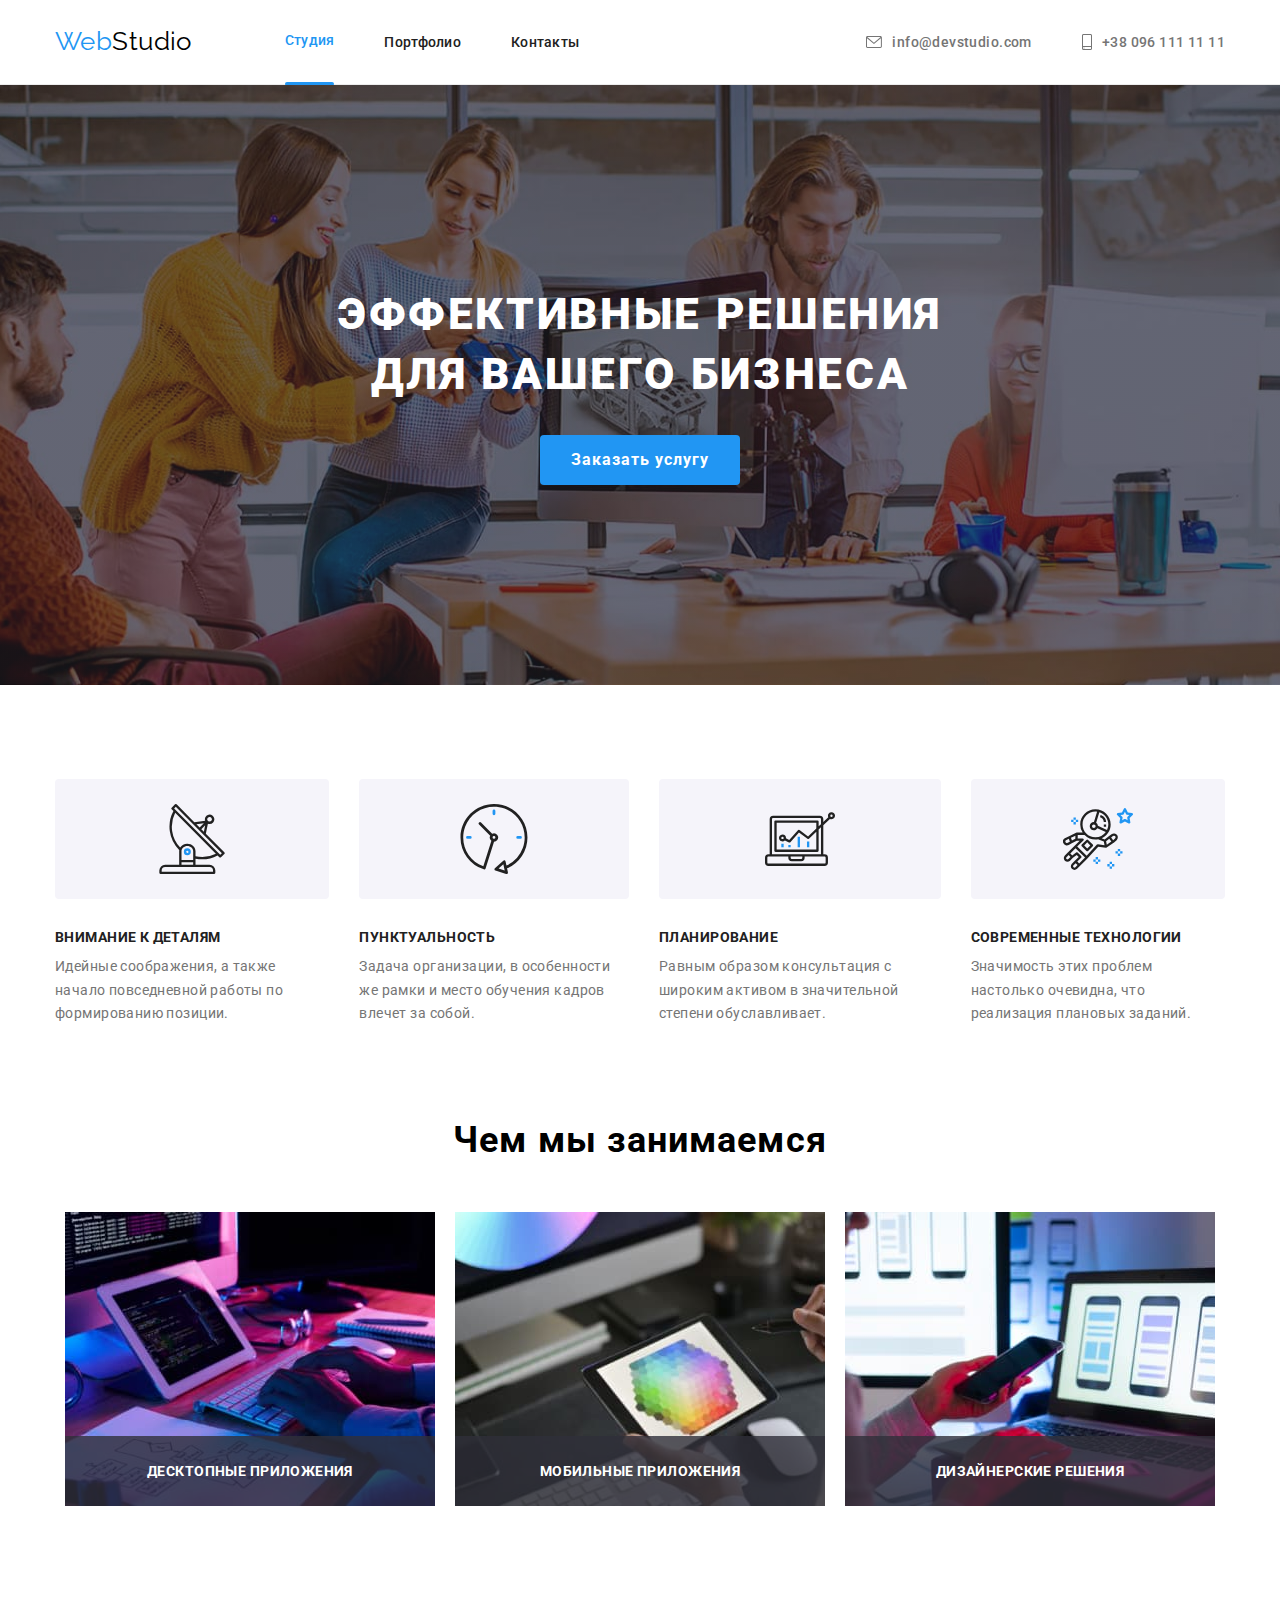
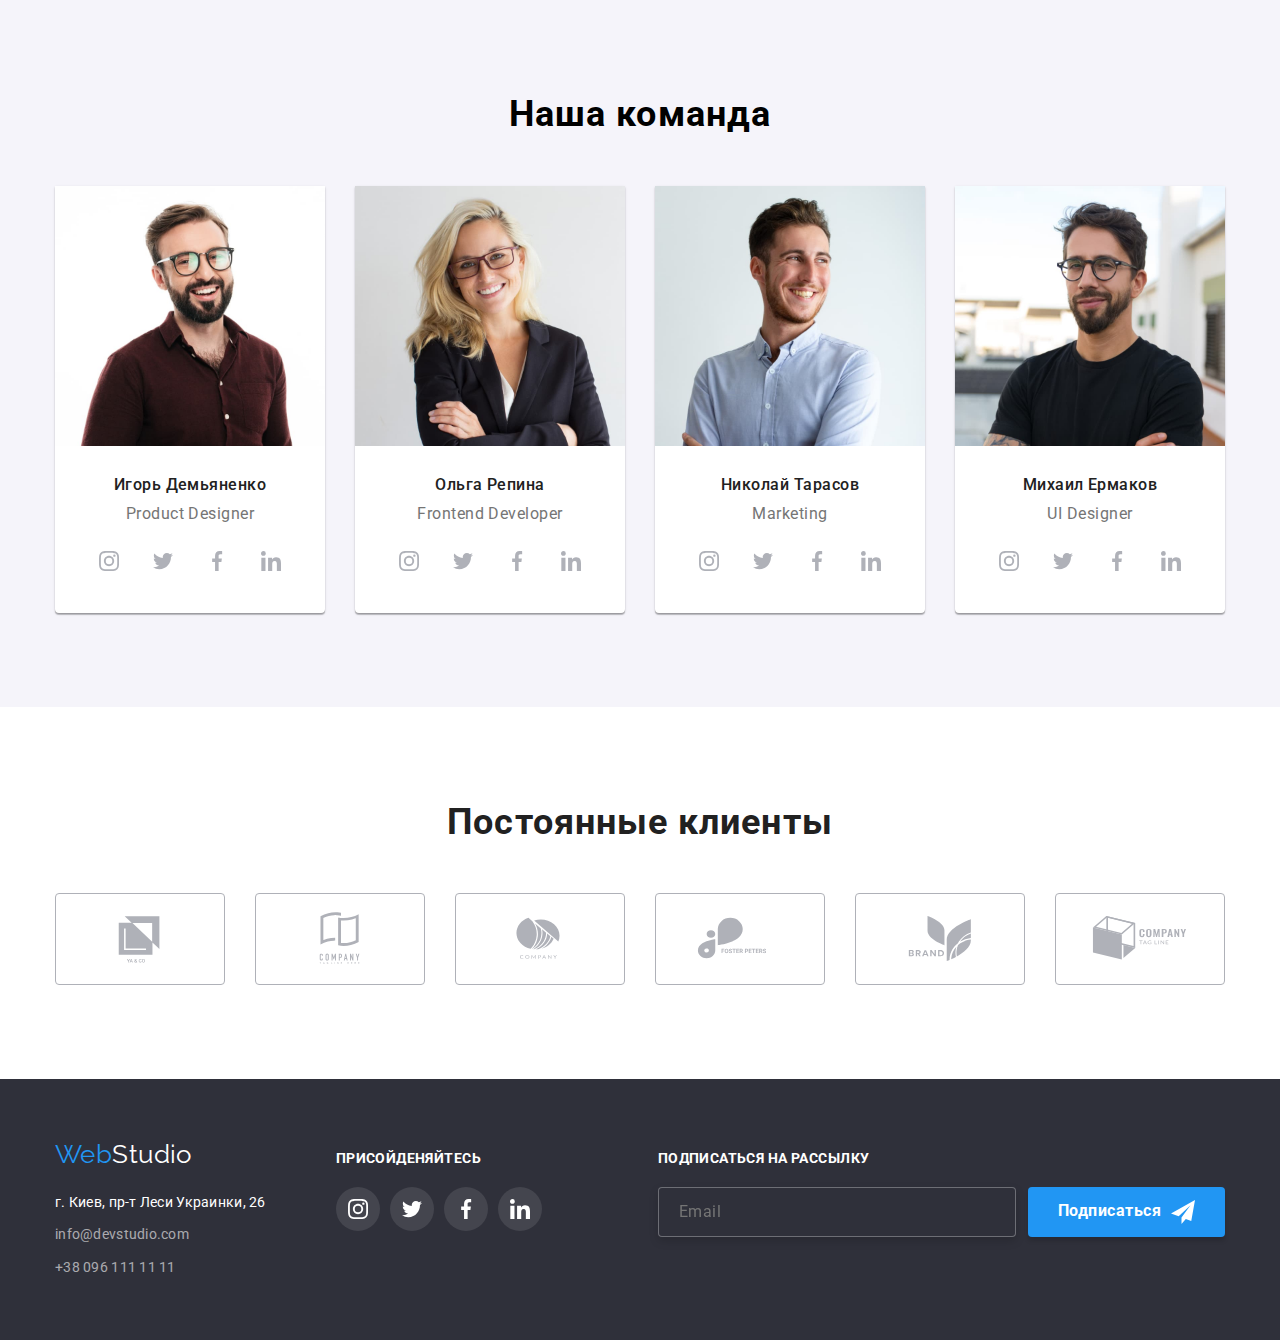
<file: index.html>
<!DOCTYPE html>
<html lang="ru">
  <head>
    <meta charset="UTF-8" />
    <meta http-equiv="X-UA-Compatible" content="IE=edge" />
    <meta name="viewport" content="width=device-width, initial-scale=1.0" />
    <title lang="en">Web Studio</title>
    <link
      rel="stylesheet"
      href="https://cdnjs.cloudflare.com/ajax/libs/modern-normalize/1.0.0/modern-normalize.min.css"
    />
    <link rel="preconnect" href="https://fonts.googleapis.com" />
    <link rel="preconnect" href="https://fonts.gstatic.com" crossorigin />
    <link
      href="https://fonts.googleapis.com/css2?family=Raleway:wght@700&family=Roboto:wght@400;500;700;900&display=swap"
      rel="stylesheet"
    />
    <link rel="stylesheet" href="./css/main.min.css" />
    <script src="./js/modal.js" defer></script>
  </head>
  <body>
    <header>
      <div class="container-center">
        <div class="nav-header">
          <a lang="en" href="index.html" class="page-logo link"
            ><span>Web</span>Studio</a
          >
          <nav>
            <ul class="navigation">
              <li class="current navigation__item">
                <a class="navigation__link current link" href="index.html"
                  >Студия</a
                >
              </li>
              <li class="navigation__item">
                <a class="navigation__link link" href="portfolio.html"
                  >Портфолио</a
                >
              </li>
              <li class="navigation__item">
                <a class="navigation__link link" href="#">Контакты</a>
              </li>
            </ul>
          </nav>
          <ul class="contact">
            <li class="contact__item">
              <a class="contact__link link" href="mailto:info@devstudio.com"
                ><svg class="contact__icon" width="16" height="12">
                  <use href="./img/symbol-defs.svg#icon-envelope"></use>
                </svg>
                info@devstudio.com</a
              >
            </li>
            <li class="contact__item">
              <a class="contact__link link" href="tel:+380961111111"
                ><svg class="contact__icon" width="10" height="16">
                  <use href="./img/symbol-defs.svg#icon-smartphone"></use>
                </svg>
                +38 096 111 11 11</a
              >
            </li>
          </ul>
        </div>
      </div>
    </header>
    <main>
      <section class="hero">
        <div class="container-center">
          <h1 class="hero__topic">
            Эффективные решения <br />для вашего бизнеса<br />
          </h1>
          <button class="hero__button" type="button" data-modal-open="">
            Заказать услугу
          </button>
        </div>
      </section>
      <section class="features">
        <div class="container-center">
          <h2 lang="en" class="visually-hidden">Features</h2>
          <ul class="features__list">
            <li class="features__item">
              <div class="features__block">
                <svg class="features__icon" width="70" height="70">
                  <use href="./img/symbol-defs.svg#icon-antenna"></use>
                </svg>
              </div>

              <h3 class="features__topic">Внимание к деталям</h3>
              <p class="features__text">
                Идейные соображения, а также начало повседневной работы по
                формированию позиции.
              </p>
            </li>
            <li class="features__item">
              <div class="features__block">
                <svg class="features__icon" width="70" height="70">
                  <use href="./img/symbol-defs.svg#icon-clock-1"></use>
                </svg>
              </div>

              <h3 class="features__topic">Пунктуальность</h3>
              <p class="features__text">
                Задача организации, в особенности же рамки и место обучения
                кадров влечет за собой.
              </p>
            </li>
            <li class="features__item">
              <div class="features__block">
                <svg class="features__icon" width="70" height="70">
                  <use href="./img/symbol-defs.svg#icon-diagram"></use>
                </svg>
              </div>

              <h3 class="features__topic">Планирование</h3>
              <p class="features__text">
                Равным образом консультация с широким активом в значительной
                степени обуславливает.
              </p>
            </li>
            <li class="features__item">
              <div class="features__block">
                <svg class="features__icon" width="70" height="70">
                  <use href="./img/symbol-defs.svg#icon-astronaut"></use>
                </svg>
              </div>

              <h3 class="features__topic">Современные технологии</h3>
              <p class="features__text">
                Значимость этих проблем настолько очевидна, что реализация
                плановых заданий.
              </p>
            </li>
          </ul>
        </div>
      </section>
      <section class="work">
        <div class="container-center">
          <h2 class="work__topic">Чем мы занимаемся</h2>
          <ul class="work__list">
            <li class="work__item">
              <img
                class="work__img"
                src="./img/what_we_doing/img_1.jpg"
                alt="Разработка программного обеспечения"
                style="width: 100%"
              />
              <p class="work__label">Десктопные приложения</p>
            </li>
            <li class="work__item">
              <img
                class="work__img"
                src="./img/what_we_doing/img_2.jpg"
                alt="Работа с палитрой цветов"
                style="width: 100%"
              />
              <p class="work__label">Мобильные приложения</p>
            </li>
            <li class="work__item">
              <img
                class="work__img"
                src="./img/what_we_doing/img_3.jpg"
                alt="Тестирование мобильных приложений"
                style="width: 100%"
              />
              <p class="work__label">Дизайнерские решения</p>
            </li>
          </ul>
        </div>
      </section>
      <section class="team">
        <div class="container-center">
          <h2 class="team__topic">Наша команда</h2>
          <ul class="team__list">
            <li class="team__item">
              <img
                src="./img/team/team_1.jpg"
                alt="Product Designer"
                width="270"
              />
              <div class="personal">
                <h3 class="personal__topic">Игорь Демьяненко</h3>
                <p class="personal__text" lang="en">Product Designer</p>
                <div class="personal__social">
                  <a
                    class="personal__link link"
                    href="https://www.instagram.com/"
                    target="_blank"
                    rel="noopener nofollow noreferrer"
                  >
                    <svg class="personal__icon" width="20" height="20">
                      <use href="./img/symbol-defs.svg#icon-instagram"></use>
                    </svg>
                  </a>
                  <a
                    class="personal__link link"
                    href="https://www.twitter.com/"
                    target="_blank"
                    rel="noopener nofollow noreferrer"
                  >
                    <svg class="personal__icon" width="20" height="20">
                      <use href="./img/symbol-defs.svg#icon-twitter"></use>
                    </svg>
                  </a>
                  <a
                    class="personal__link link"
                    href="https://www.facebook.com/"
                    target="_blank"
                    rel="noopener nofollow noreferrer"
                  >
                    <svg class="personal__icon" width="20" height="20">
                      <use href="./img/symbol-defs.svg#icon-facebook"></use>
                    </svg>
                  </a>
                  <a
                    class="personal__link link"
                    href="https://www.linkedin.com/"
                    target="_blank"
                    rel="noopener nofollow noreferrer"
                  >
                    <svg class="personal__icon" width="20" height="20">
                      <use href="./img/symbol-defs.svg#icon-linkedin"></use>
                    </svg>
                  </a>
                </div>
              </div>
            </li>
            <li class="team__item">
              <img
                src="./img/team/team_2.jpg"
                alt="Frontend Developer"
                width="270"
              />
              <div class="personal">
                <h3 class="personal__topic">Ольга Репина</h3>
                <p class="personal__text" lang="en">Frontend Developer</p>
                <div class="personal__social">
                  <a
                    class="personal__link link"
                    href="https://www.instagram.com/"
                    target="_blank"
                    rel="noopener nofollow noreferrer"
                  >
                    <svg class="personal__icon" width="20" height="20">
                      <use href="./img/symbol-defs.svg#icon-instagram"></use>
                    </svg>
                  </a>
                  <a
                    class="personal__link link"
                    href="https://www.twitter.com/"
                    target="_blank"
                    rel="noopener nofollow noreferrer"
                  >
                    <svg class="personal__icon" width="20" height="20">
                      <use href="./img/symbol-defs.svg#icon-twitter"></use>
                    </svg>
                  </a>
                  <a
                    class="personal__link link"
                    href="https://www.facebook.com/"
                    target="_blank"
                    rel="noopener nofollow noreferrer"
                  >
                    <svg class="personal__icon" width="20" height="20">
                      <use href="./img/symbol-defs.svg#icon-facebook"></use>
                    </svg>
                  </a>
                  <a
                    class="personal__link link"
                    href="https://www.linkedin.com/"
                    target="_blank"
                    rel="noopener nofollow noreferrer"
                  >
                    <svg class="personal__icon" width="20" height="20">
                      <use href="./img/symbol-defs.svg#icon-linkedin"></use>
                    </svg>
                  </a>
                </div>
              </div>
            </li>
            <li class="team__item">
              <img src="./img/team/team_3.jpg" alt="Marketing" width="270" />
              <div class="personal">
                <h3 class="personal__topic">Николай Тарасов</h3>
                <p class="personal__text" lang="en">Marketing</p>
                <div class="personal__social">
                  <a
                    class="personal__link link"
                    href="https://www.instagram.com/"
                    target="_blank"
                    rel="noopener nofollow noreferrer"
                  >
                    <svg class="personal__icon" width="20" height="20">
                      <use href="./img/symbol-defs.svg#icon-instagram"></use>
                    </svg>
                  </a>
                  <a
                    class="personal__link link"
                    href="https://www.twitter.com/"
                    target="_blank"
                    rel="noopener nofollow noreferrer"
                  >
                    <svg class="personal__icon" width="20" height="20">
                      <use href="./img/symbol-defs.svg#icon-twitter"></use>
                    </svg>
                  </a>
                  <a
                    class="personal__link link"
                    href="https://www.facebook.com/"
                    target="_blank"
                    rel="noopener nofollow noreferrer"
                  >
                    <svg class="personal__icon" width="20" height="20">
                      <use href="./img/symbol-defs.svg#icon-facebook"></use>
                    </svg>
                  </a>
                  <a
                    class="personal__link link"
                    href="https://www.linkedin.com/"
                    target="_blank"
                    rel="noopener nofollow noreferrer"
                  >
                    <svg class="personal__icon" width="20" height="20">
                      <use href="./img/symbol-defs.svg#icon-linkedin"></use>
                    </svg>
                  </a>
                </div>
              </div>
            </li>
            <li class="team__item">
              <img src="./img/team/team_4.jpg" alt="UI Designer" width="270" />
              <div class="personal">
                <h3 class="personal__topic">Михаил Ермаков</h3>
                <p class="personal__text" lang="en">UI Designer</p>
                <div class="personal__social">
                  <a
                    class="personal__link link"
                    href="https://www.instagram.com/"
                    target="_blank"
                    rel="noopener nofollow noreferrer"
                  >
                    <svg class="personal__icon" width="20" height="20">
                      <use href="./img/symbol-defs.svg#icon-instagram"></use>
                    </svg>
                  </a>
                  <a
                    class="personal__link link"
                    href="https://www.twitter.com/"
                    target="_blank"
                    rel="noopener nofollow noreferrer"
                  >
                    <svg class="personal__icon" width="20" height="20">
                      <use href="./img/symbol-defs.svg#icon-twitter"></use>
                    </svg>
                  </a>
                  <a
                    class="personal__link link"
                    href="https://www.facebook.com/"
                    target="_blank"
                    rel="noopener nofollow noreferrer"
                  >
                    <svg class="personal__icon" width="20" height="20">
                      <use href="./img/symbol-defs.svg#icon-facebook"></use>
                    </svg>
                  </a>
                  <a
                    class="personal__link link"
                    href="https://www.linkedin.com/"
                    target="_blank"
                    rel="noopener nofollow noreferrer"
                  >
                    <svg class="personal__icon" width="20" height="20">
                      <use href="./img/symbol-defs.svg#icon-linkedin"></use>
                    </svg>
                  </a>
                </div>
              </div>
            </li>
          </ul>
        </div>
      </section>
      <section class="company">
        <div class="container-center">
          <h2 class="company__topic">Постоянные клиенты</h2>
          <ul class="company__list">
            <li class="company__item">
              <a
                class="company__link link"
                href="#"
                target="_blank"
                rel="noopener nofollow noreferrer"
              >
                <svg class="company__icon" width="106" height="60">
                  <use href="./img/symbol-defs.svg#icon-Logo_1"></use>
                </svg>
              </a>
            </li>
            <li class="company__item">
              <a
                class="company__link link"
                href="#"
                target="_blank"
                rel="noopener nofollow noreferrer"
              >
                <svg class="company__icon" width="106" height="60">
                  <use href="./img/symbol-defs.svg#icon-Logo_2"></use>
                </svg>
              </a>
            </li>
            <li class="company__item">
              <a
                class="company__link link"
                href="#"
                target="_blank"
                rel="noopener nofollow noreferrer"
              >
                <svg class="company__icon" width="106" height="60">
                  <use href="./img/symbol-defs.svg#icon-Logo_3"></use>
                </svg>
              </a>
            </li>
            <li class="company__item">
              <a
                class="company__link link"
                href="#"
                target="_blank"
                rel="noopener nofollow noreferrer"
              >
                <svg class="company__icon" width="106" height="60">
                  <use href="./img/symbol-defs.svg#icon-Logo_4"></use>
                </svg>
              </a>
            </li>
            <li class="company__item">
              <a
                class="company__link link"
                href="#"
                target="_blank"
                rel="noopener nofollow noreferrer"
              >
                <svg class="company__icon" width="106" height="60">
                  <use href="./img/symbol-defs.svg#icon-Logo_5"></use>
                </svg>
              </a>
            </li>
            <li class="company__item">
              <a
                class="company__link link"
                href="#"
                target="_blank"
                rel="noopener nofollow noreferrer"
              >
                <svg class="company__icon" width="106" height="60">
                  <use href="./img/symbol-defs.svg#icon-Logo_6"></use>
                </svg>
              </a>
            </li>
          </ul>
        </div>
      </section>
    </main>
    <footer>
      <div class="container-center footer-list">
        <div class="address">
          <a lang="en" href="index.html" class="page-logo link"
            ><span>Web</span>Studio</a
          >
          <address>
            <ul class="address__list">
              <li class="address__item">г. Киев, пр-т Леси Украинки, 26</li>
              <li class="address__item">
                <a class="address__link link" href="mailto:info@devstudio.com"
                  >info@devstudio.com</a
                >
              </li>
              <li class="address__item">
                <a class="address__link link" href="tel:+380961111111"
                  >+38 096 111 11 11</a
                >
              </li>
            </ul>
          </address>
        </div>
        <div class="join">
          <p class="join__topic">Присойденяйтесь</p>
          <div class="social">
            <a
              class="social__link link"
              href="https://www.instagram.com/"
              target="_blank"
              rel="noopener nofollow noreferrer"
            >
              <svg class="social__icon" width="20" height="20">
                <use href="./img/symbol-defs.svg#icon-instagram"></use>
              </svg>
            </a>
            <a
              class="social__link link"
              href="https://www.twitter.com/"
              target="_blank"
              rel="noopener nofollow noreferrer"
            >
              <svg class="social__icon" width="20" height="20">
                <use href="./img/symbol-defs.svg#icon-twitter"></use>
              </svg>
            </a>
            <a
              class="social__link link"
              href="https://www.facebook.com/"
              target="_blank"
              rel="noopener nofollow noreferrer"
            >
              <svg class="social__icon" width="20" height="20">
                <use href="./img/symbol-defs.svg#icon-facebook"></use>
              </svg>
            </a>
            <a
              class="social__link link"
              href="https://www.linkedin.com/"
              target="_blank"
              rel="noopener nofollow noreferrer"
            >
              <svg class="social__icon" width="20" height="20">
                <use href="./img/symbol-defs.svg#icon-linkedin"></use>
              </svg>
            </a>
          </div>
        </div>
        <div class="subscribe">
          <p class="subscribe__topic">Подписаться на рассылку</p>
          <form class="subscribe__form">
            <input class="subscribe__input" type="email" placeholder="Email" />
            <button type="submit" class="subscribe__button">
              Подписаться
              <svg class="subscribe__icon" width="24" height="24">
                <use href="./img/symbol-defs.svg#icon-plain-footer"></use>
              </svg>
            </button>
          </form>
        </div>
      </div>
    </footer>

    <!-- Modal -->
    <div class="backdrop is-hidden" data-modal="">
      <div class="modal">
        <div class="close">
          <button type="button" class="close__btn" data-modal-close="">
            <svg width="18" height="18">
              <use href="./img/symbol-defs.svg#icon-close"></use>
            </svg>
          </button>
        </div>
        <form class="form">
          <p class="form__topic">Оставьте свои данные, мы вам перезвоним</p>
          <span class="form__label">Ваше имя</span>
          <label class="form__field">
            <span class="form__icon">
              <svg width="18" height="18">
                <use href="./img/symbol-defs.svg#icon-person-modal"></use></svg
            ></span>
            <input
              type="text"
              class="form__input"
              name="name"
              placeholder=" "
              autocomplete="off"
            />
          </label>
          <span class="form__label">Телефон</span>
          <label class="form__field">
            <input
              type="tel"
              class="form__input"
              name="phone"
              placeholder=" "
              autocomplete="off"
            />
            <span class="form__icon">
              <svg width="18" height="18">
                <use href="./img/symbol-defs.svg#icon-phone-modal"></use></svg
            ></span>
          </label>
          <span class="form__label">Почта</span>
          <label class="form__field">
            <input
              type="email"
              class="form__input"
              name="mail"
              placeholder=" "
            />
            <span class="form__icon">
              <svg width="18" height="18">
                <use href="./img/symbol-defs.svg#icon-email-modal"></use></svg
            ></span>
          </label>
          <span class="form__label">Комментарий</span>
          <label class="form__field">
            <textarea
              class="form__input form__input-input"
              name="comment"
              placeholder="Введите текст"
            ></textarea>
          </label>
          <label class="form__label form__label-checkbox">
            <input
              class="form__checkbox"
              type="checkbox"
              name="topic"
              value="html"
            />
            <span class="form__icon-checkbox"></span>
            <span class="form__text-checkbox">
              Соглашаюсь с рассылкой и принимаю
              <a class="form__checkbox-link" href="#">Условия договора</a></span
            >
          </label>
          <button type="submit" class="form__submit">Оставить заявку</button>
        </form>
      </div>
    </div>
  </body>
</html>
</file>
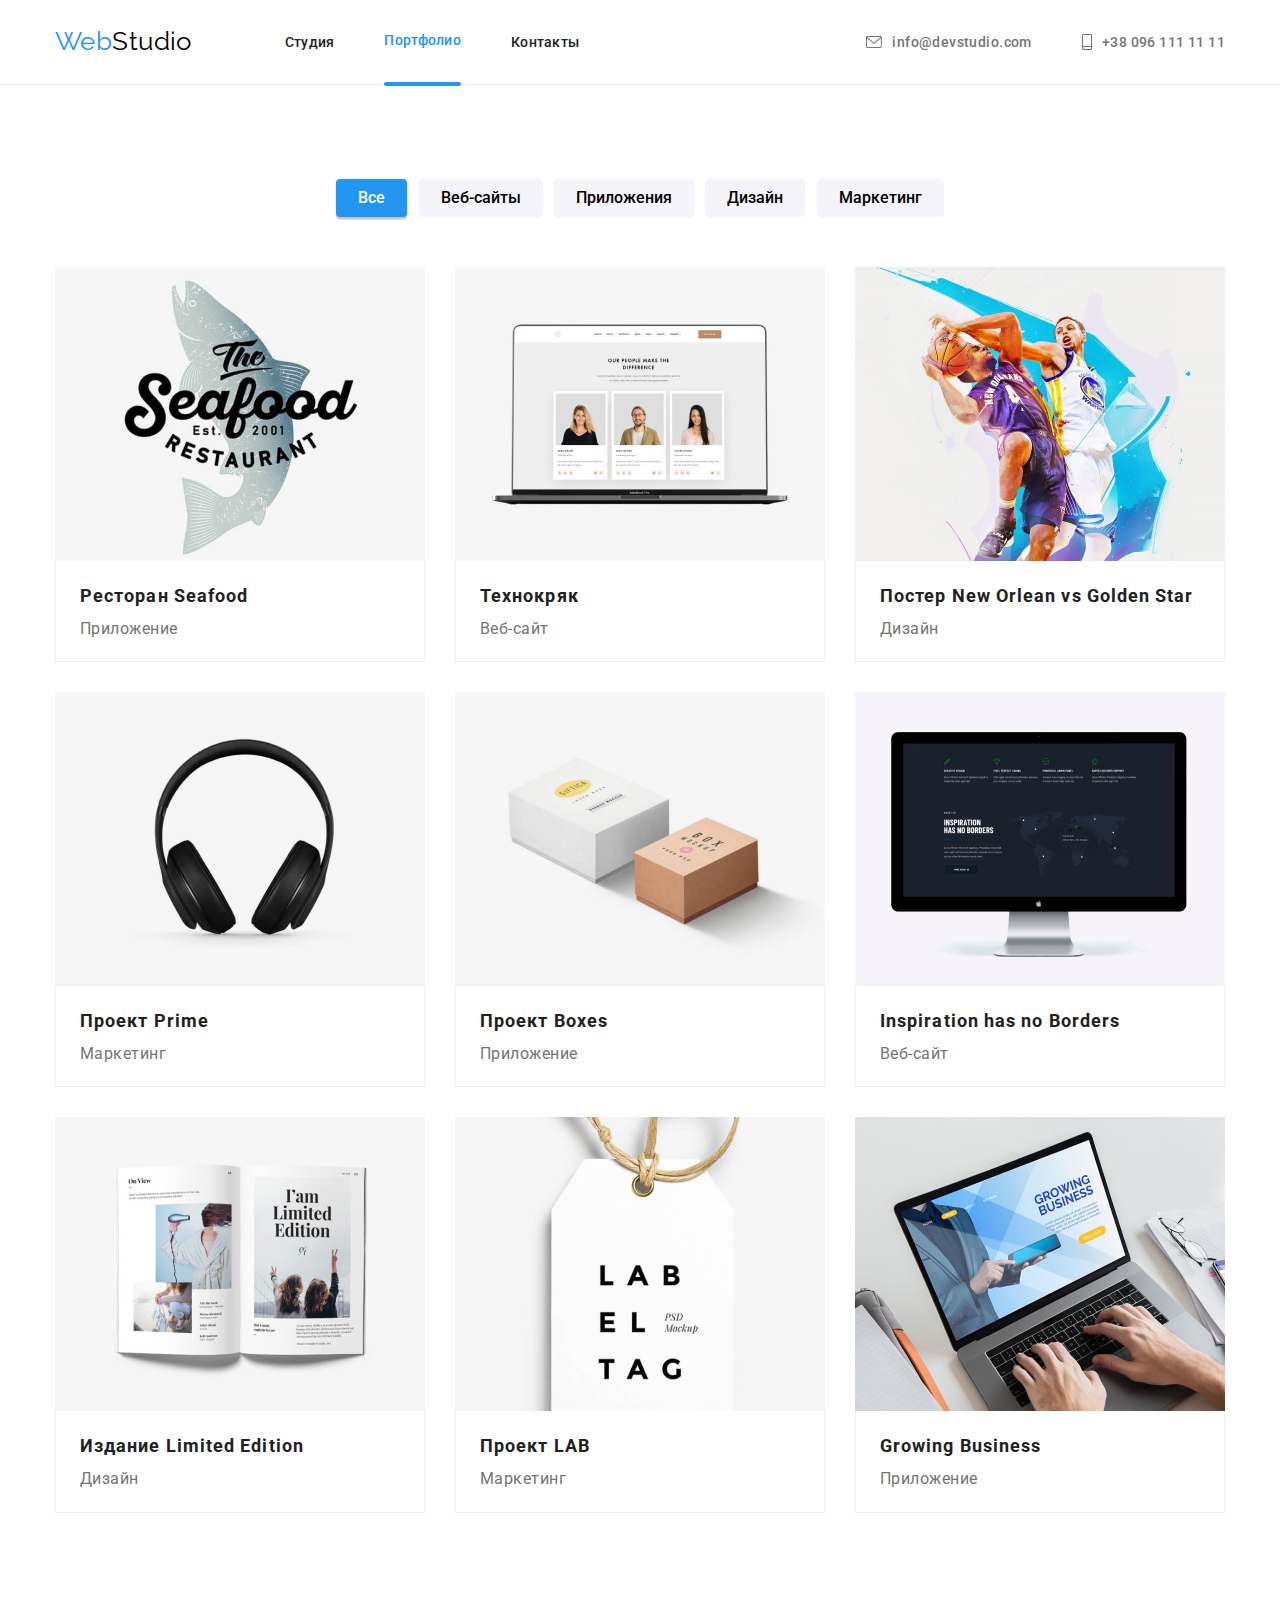
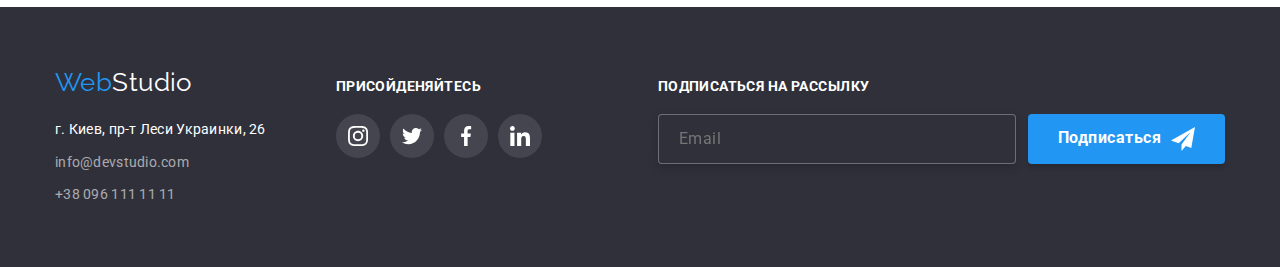
<file: portfolio.html>
<!DOCTYPE html>
<html lang="ru">
  <head>
    <meta charset="UTF-8" />
    <meta http-equiv="X-UA-Compatible" content="IE=edge" />
    <meta name="viewport" content="width=device-width, initial-scale=1.0" />
    <title lang="en">Portfolio</title>
    <link rel="preconnect" href="https://fonts.googleapis.com" />
    <link rel="preconnect" href="https://fonts.gstatic.com" crossorigin />
    <link
      href="https://fonts.googleapis.com/css2?family=Raleway:wght@700&family=Roboto:wght@400;500;700;900&display=swap"
      rel="stylesheet"
    />
    <link rel="stylesheet" href="./css/main.min.css" />
    <script src="./js/portfolio.js" defer></script>
  </head>
  <body>
    <header>
      <div class="container-center">
        <div class="nav-header">
          <a lang="en" href="index.html" class="page-logo link"
            ><span>Web</span>Studio</a
          >
          <nav>
            <ul class="navigation">
              <li class="navigation__item">
                <a class="navigation__link link" href="index.html">Студия</a>
              </li>
              <li class="current navigation__item">
                <a class="navigation__link current link" href="portfolio.html"
                  >Портфолио</a
                >
              </li>
              <li class="navigation__item">
                <a class="navigation__link link" href="#">Контакты</a>
              </li>
            </ul>
          </nav>
          <ul class="contact">
            <li class="contact__item">
              <a class="contact__link link" href="mailto:info@devstudio.com"
                ><svg class="contact__icon" width="16" height="12">
                  <use href="./img/symbol-defs.svg#icon-envelope"></use>
                </svg>
                info@devstudio.com</a
              >
            </li>
            <li class="contact__item">
              <a class="contact__link link" href="tel:+380961111111"
                ><svg class="contact__icon" width="10" height="16">
                  <use href="./img/symbol-defs.svg#icon-smartphone"></use>
                </svg>
                +38 096 111 11 11</a
              >
            </li>
          </ul>
        </div>
      </div>
    </header>
    <main>
      <section class="filter">
        <h1 class="visually-hidden"><span lang="en">Portfolio list</span></h1>
        <div class="container-center">
          <div id="filter__item">
            <button
              onclick="filter('all')"
              class="filter__btn filter__btn-active"
            >
              Все
            </button>
            <button onclick="filter('website')" class="filter__btn">
              Веб-сайты
            </button>
            <button onclick="filter('applications')" class="filter__btn">
              Приложения
            </button>
            <button onclick="filter('design')" class="filter__btn">
              Дизайн
            </button>
            <button onclick="filter('marketing')" class="filter__btn">
              Маркетинг
            </button>
          </div>
          <div class="portfolio container">
            <div class="portfolio__container filterDiv applications">
              <a class="portfolio__link link" href="#">
                <div class="projeect">
                  <img
                    class="projeect__img"
                    src="./img/portfolio/img_ap_1.jpg"
                    alt="Portfolio Application Seafood"
                  />
                  <div class="projeect__overlay">
                    <p class="projeect__label">
                      Ресурс предлагает комплексные предложения с разным уровнем
                      функционала и сервисов. Все это позволит посетителю
                      получить исчерпывающие сведения о компании или частном
                      лице.
                    </p>
                  </div>
                </div>
                <div class="projeect__card">
                  <h2 class="projeect__topic">
                    Ресторан <span lang="en">Seafood</span>
                  </h2>
                  <p class="projeect__text">Приложение</p>
                </div></a
              >
            </div>
            <div class="portfolio__container filterDiv website">
              <a class="portfolio__link link" href="#">
                <div class="projeect">
                  <img
                    class="projeect__img"
                    src="./img/portfolio/img_web_1.jpg"
                    alt="Portfolio web-site Techcruck"
                  />
                  <div class="projeect__overlay">
                    <p class="projeect__label">
                      Ресурс предлагает комплексные предложения с разным уровнем
                      функционала и сервисов. Все это позволит посетителю
                      получить исчерпывающие сведения о компании или частном
                      лице.
                    </p>
                  </div>
                </div>
                <div class="projeect__card">
                  <h2 class="projeect__topic">Технокряк</h2>
                  <p class="projeect__text">Веб-сайт</p>
                </div>
              </a>
            </div>
            <div class="portfolio__container filterDiv design">
              <a class="portfolio__link link" href="#">
                <div class="projeect">
                  <img
                    class="projeect__img"
                    src="./img/portfolio/img_de_1.jpg"
                    alt="Portfolio poster New Orlean vs Golden Star"
                  />
                  <div class="projeect__overlay">
                    <p class="projeect__label">
                      Ресурс предлагает комплексные предложения с разным уровнем
                      функционала и сервисов. Все это позволит посетителю
                      получить исчерпывающие сведения о компании или частном
                      лице.
                    </p>
                  </div>
                </div>
                <div class="projeect__card">
                  <h2 class="projeect__topic">
                    Постер <span lang="en">New Orlean vs Golden Star</span>
                  </h2>
                  <p class="projeect__text">Дизайн</p>
                </div>
              </a>
            </div>
            <div class="portfolio__container filterDiv marketing">
              <a class="portfolio__link link" href="#">
                <div class="projeect">
                  <img
                    class="projeect__img"
                    src="./img/portfolio/img_mar_1.jpg"
                    alt="Portfolio project Prime"
                  />
                  <div class="projeect__overlay">
                    <p class="projeect__label">
                      Ресурс предлагает комплексные предложения с разным уровнем
                      функционала и сервисов. Все это позволит посетителю
                      получить исчерпывающие сведения о компании или частном
                      лице.
                    </p>
                  </div>
                </div>
                <div class="projeect__card">
                  <h2 class="projeect__topic">
                    Проект <span lang="en">Prime</span>
                  </h2>
                  <p class="projeect__text">Маркетинг</p>
                </div>
              </a>
            </div>
            <div class="portfolio__container filterDiv applications">
              <a class="portfolio__link link" href="#">
                <div class="projeect">
                  <img
                    class="projeect__img"
                    src="./img/portfolio/img_ap_2.jpg"
                    alt="Portfolio project Boxes"
                  />
                  <div class="projeect__overlay">
                    <p class="projeect__label">
                      Ресурс предлагает комплексные предложения с разным уровнем
                      функционала и сервисов. Все это позволит посетителю
                      получить исчерпывающие сведения о компании или частном
                      лице.
                    </p>
                  </div>
                </div>
                <div class="projeect__card">
                  <h2 class="projeect__topic">
                    Проект <span lang="en">Boxes</span>
                  </h2>
                  <p class="projeect__text">Приложение</p>
                </div>
              </a>
            </div>
            <div class="portfolio__container filterDiv website">
              <a class="portfolio__link link" href="#">
                <div class="projeect">
                  <img
                    class="projeect__img"
                    src="./img/portfolio/img_web_2.jpg"
                    alt="Portfolio Inspiration has no Borders"
                  />
                  <div class="projeect__overlay">
                    <p class="projeect__label">
                      Ресурс предлагает комплексные предложения с разным уровнем
                      функционала и сервисов. Все это позволит посетителю
                      получить исчерпывающие сведения о компании или частном
                      лице.
                    </p>
                  </div>
                </div>
                <div class="projeect__card">
                  <h2 class="projeect__topic" lang="en">
                    Inspiration has no Borders
                  </h2>
                  <p class="projeect__text">Веб-сайт</p>
                </div>
              </a>
            </div>
            <div class="portfolio__container filterDiv design">
              <a class="portfolio__link link" href="#">
                <div class="projeect">
                  <img
                    class="projeect__img"
                    src="./img/portfolio/img_de_2.jpg"
                    alt="Portfolio edition Limited Edition"
                  />
                  <div class="projeect__overlay">
                    <p class="projeect__label">
                      Ресурс предлагает комплексные предложения с разным уровнем
                      функционала и сервисов. Все это позволит посетителю
                      получить исчерпывающие сведения о компании или частном
                      лице.
                    </p>
                  </div>
                </div>
                <div class="projeect__card">
                  <h2 class="projeect__topic">
                    Издание <span lang="en">Limited Edition</span>
                  </h2>
                  <p class="projeect__text">Дизайн</p>
                </div>
              </a>
            </div>
            <div class="portfolio__container filterDiv marketing">
              <a class="portfolio__link link" href="#">
                <div class="projeect">
                  <img
                    class="projeect__img"
                    src="./img/portfolio/img_mar_2.jpg"
                    alt="Portfolio project LAB"
                  />
                  <div class="projeect__overlay">
                    <p class="projeect__label">
                      Ресурс предлагает комплексные предложения с разным уровнем
                      функционала и сервисов. Все это позволит посетителю
                      получить исчерпывающие сведения о компании или частном
                      лице.
                    </p>
                  </div>
                </div>
                <div class="projeect__card">
                  <h2 class="projeect__topic">
                    Проект <span lang="en">LAB</span>
                  </h2>
                  <p class="projeect__text">Маркетинг</p>
                </div>
              </a>
            </div>
            <div class="portfolio__container filterDiv applications">
              <a class="portfolio__link link" href="#">
                <div class="projeect">
                  <img
                    class="projeect__img"
                    src="./img/portfolio/img_ap_3.jpg"
                    alt="Portfolio project Growing Business"
                  />
                  <div class="projeect__overlay">
                    <p class="projeect__label">
                      Ресурс предлагает комплексные предложения с разным уровнем
                      функционала и сервисов. Все это позволит посетителю
                      получить исчерпывающие сведения о компании или частном
                      лице.
                    </p>
                  </div>
                </div>

                <div class="projeect__card">
                  <p class="projeect__topic" lang="en">Growing Business</p>
                  <p class="projeect__text">Приложение</p>
                </div>
              </a>
            </div>
          </div>
        </div>
      </section>
    </main>
    <footer>
      <div class="container-center footer-list">
        <div class="address">
          <a lang="en" href="index.html" class="page-logo link"
            ><span>Web</span>Studio</a
          >
          <address>
            <ul class="address__list">
              <li class="address__item">г. Киев, пр-т Леси Украинки, 26</li>
              <li class="address__item">
                <a class="address__link link" href="mailto:info@devstudio.com"
                  >info@devstudio.com</a
                >
              </li>
              <li class="address__item">
                <a class="address__link link" href="tel:+380961111111"
                  >+38 096 111 11 11</a
                >
              </li>
            </ul>
          </address>
        </div>
        <div class="join">
          <p class="join__topic">Присойденяйтесь</p>
          <div class="social">
            <a
              class="social__link link"
              href="https://www.instagram.com/"
              target="_blank"
              rel="noopener nofollow noreferrer"
            >
              <svg class="social__icon" width="20" height="20">
                <use href="./img/symbol-defs.svg#icon-instagram"></use>
              </svg>
            </a>
            <a
              class="social__link link"
              href="https://www.twitter.com/"
              target="_blank"
              rel="noopener nofollow noreferrer"
            >
              <svg class="social__icon" width="20" height="20">
                <use href="./img/symbol-defs.svg#icon-twitter"></use>
              </svg>
            </a>
            <a
              class="social__link link"
              href="https://www.facebook.com/"
              target="_blank"
              rel="noopener nofollow noreferrer"
            >
              <svg class="social__icon" width="20" height="20">
                <use href="./img/symbol-defs.svg#icon-facebook"></use>
              </svg>
            </a>
            <a
              class="social__link link"
              href="https://www.linkedin.com/"
              target="_blank"
              rel="noopener nofollow noreferrer"
            >
              <svg class="social__icon" width="20" height="20">
                <use href="./img/symbol-defs.svg#icon-linkedin"></use>
              </svg>
            </a>
          </div>
        </div>
        <div class="subscribe">
          <p class="subscribe__topic">Подписаться на рассылку</p>
          <form class="subscribe__form">
            <input class="subscribe__input" type="email" placeholder="Email" />
            <button type="submit" class="subscribe__button">
              Подписаться
              <svg class="subscribe__icon" width="24" height="24">
                <use href="./img/symbol-defs.svg#icon-plain-footer"></use>
              </svg>
            </button>
          </form>
        </div>
      </div>
    </footer>
  </body>
</html>
</file>
<file: css/main.min.css>
.form__field .form__input:not(:-moz-placeholder-shown)+.form__label{transition-duration:250ms;transition-timing-function:cubic-bezier(0.4, 0, 0.2, 1)}.form__field .form__input:not(:-ms-input-placeholder)+.form__label{transition-duration:250ms;transition-timing-function:cubic-bezier(0.4, 0, 0.2, 1)}.projeect__overlay,.portfolio__link:hover,.portfolio__link:focus,.filter__btn-active,.filter__btn:hover,.filter__btn:focus,.filter__btn .filter__btn-active,.form__submit:hover,.form__submit:focus,.form__icon-checkbox,.form__input:focus-visible,.form__field:focus-within>.form__label,.form__field .form__input:not(:placeholder-shown)+.form__label,.form__field:focus-within>.form__icon,.close__btn:hover,.close__btn:focus,.backdrop,.company__link:hover,.company__link:focus,.personal__link:hover,.personal__link:focus,.hero__button:hover,.hero__button:focus,.hero__button,.social__link:hover,.social__link:focus,.address__link:hover,.address__link:focus,.contact__link:hover,.contact__link:focus,header a:hover,header a:focus,.active,.current{-webkit-transition-duration:250ms;transition-duration:250ms;-webkit-transition-timing-function:cubic-bezier(0.4, 0, 0.2, 1);transition-timing-function:cubic-bezier(0.4, 0, 0.2, 1)}.form__label-checkbox,.close__btn,.modal,.company__link,.personal__link,.work__label,.work__list,.features__block,.features__list,.subscribe__button,.subscribe__form,.social__link,.contact__link,.nav-header{display:-webkit-box;display:-ms-flexbox;display:flex;-webkit-box-pack:center;-ms-flex-pack:center;justify-content:center;-webkit-box-align:center;-ms-flex-align:center;align-items:center}/*! modern-normalize v1.1.0 | MIT License | https://github.com/sindresorhus/modern-normalize */*,::before,::after{-webkit-box-sizing:border-box;box-sizing:border-box}html{line-height:1.15;-webkit-text-size-adjust:100%;-moz-tab-size:4;-o-tab-size:4;tab-size:4}body{margin:0;font-family:system-ui,-apple-system,"Segoe UI",Roboto,Helvetica,Arial,sans-serif,"Apple Color Emoji","Segoe UI Emoji"}hr{height:0;color:inherit}abbr[title]{-webkit-text-decoration:underline dotted;text-decoration:underline dotted}b,strong{font-weight:bolder}code,kbd,samp,pre{font-family:ui-monospace,SFMono-Regular,Consolas,"Liberation Mono",Menlo,monospace;font-size:1em}small{font-size:80%}sub,sup{font-size:75%;line-height:0;position:relative;vertical-align:baseline}sub{bottom:-0.25em}sup{top:-0.5em}table{text-indent:0;border-color:inherit}button,input,optgroup,select,textarea{font-family:inherit;font-size:100%;line-height:1.15;margin:0}button,select{text-transform:none}button,[type=button],[type=reset],[type=submit]{-webkit-appearance:button}::-moz-focus-inner{border-style:none;padding:0}:-moz-focusring{outline:1px dotted ButtonText}:-moz-ui-invalid{box-shadow:none}legend{padding:0}progress{vertical-align:baseline}::-webkit-inner-spin-button,::-webkit-outer-spin-button{height:auto}[type=search]{-webkit-appearance:textfield;outline-offset:-2px}::-webkit-search-decoration{-webkit-appearance:none}::-webkit-file-upload-button{-webkit-appearance:button;font:inherit}summary{display:list-item}body{font-family:"Roboto",sans-serif;font-size:14px;letter-spacing:.03em;color:#000;background-color:#fff;margin:0}ul,h1,h2,h3,h4,h5,h6,p{list-style:none;margin:0px;padding:0px}img{display:block;max-width:100%;height:auto}.container-center{width:1200px;margin:auto;padding-left:15px;padding-right:15px}.link,.link:hover,.link:focus{text-decoration:none}.visually-hidden{position:absolute;width:1px;height:1px;margin:-1px;border:0;padding:0;white-space:nowrap;-webkit-clip-path:inset(100%);clip-path:inset(100%);clip:rect(0 0 0 0);overflow:hidden}header{border-bottom:1px solid #ececec}.page-logo{font-family:"Raleway",sans-serif;font-size:26px;line-height:1.2;color:#000}.page-logo:hover,.page-logo:focus{color:#000}.page-logo span{color:#2196f3}.address .page-logo{color:#fff}.address .page-logo:hover,.address .page-logo:focus{color:#fff}.navigation{padding:32px 0;display:-webkit-box;display:-ms-flexbox;display:flex;-webkit-box-pack:justify;-ms-flex-pack:justify;justify-content:space-between;-webkit-box-align:center;-ms-flex-align:center;align-items:center;margin-left:93px}.navigation__item:nth-child(2){padding:0 50px}.navigation__link{padding:30px 0;color:#212121;font-weight:500;font-size:14px;line-height:1.15;letter-spacing:.02em}.current .navigation__link::after{position:relative;display:block;top:34px;-webkit-box-pack:center;-ms-flex-pack:center;justify-content:center;content:"";width:100%;height:4px;border-radius:2px;background-color:#2196f3}header a:hover,header a:focus,.active,.current{color:#2196f3}.contact{display:-webkit-box;display:-ms-flexbox;display:flex;-webkit-box-pack:justify;-ms-flex-pack:justify;justify-content:space-between;-webkit-box-align:center;-ms-flex-align:center;align-items:center;margin-left:auto}.contact__item:nth-child(1){padding-right:50px}.contact__link{font-size:14px;line-height:1.15;font-weight:500;color:#757575}.contact__link:hover,.contact__link:focus{color:#2196f3}.contact__icon{fill:currentColor;margin-right:10px}footer{background:#2f303a;-webkit-box-sizing:border-box;box-sizing:border-box;padding-top:60px;padding-bottom:60px}.footer-list{display:-webkit-box;display:-ms-flexbox;display:flex;-webkit-box-align:baseline;-ms-flex-align:baseline;align-items:baseline}.address__list{color:#fff;font-size:14px;line-height:1.7;letter-spacing:.02em;font-style:normal;margin-top:20px}.address__item:nth-child(2){padding:9px 0}.address__link{font-size:14px;line-height:1.7;color:rgba(255,255,255,.6)}.address__link:hover,.address__link:focus{color:#2196f3}.join{margin-left:70px}.join__topic{color:#fff;font-weight:700;font-size:14px;line-height:1.15;letter-spacing:.03em;text-transform:uppercase}.social{margin-top:20px;-webkit-box-align:center;-ms-flex-align:center;align-items:center;display:-webkit-box;display:-ms-flexbox;display:flex;-webkit-box-pack:justify;-ms-flex-pack:justify;justify-content:space-between}.social__link{color:#fff;background-color:rgba(255,255,255,.1);width:44px;height:44px;border-radius:50%}.social__link:hover,.social__link:focus{background-color:#2196f3}.social__link:nth-child(n+2){margin-left:10px}.social__icon{fill:currentColor}.subscribe{margin-left:auto}.subscribe__topic{color:#fff;font-weight:700;font-size:14px;line-height:1.15;letter-spacing:.03em;text-transform:uppercase}.subscribe__form{margin-top:20px}.subscribe__input{width:358px;height:50px;border:1px solid rgba(255,255,255,.3);-webkit-filter:drop-shadow(0px 4px 4px rgba(0, 0, 0, 0.15));filter:drop-shadow(0px 4px 4px rgba(0, 0, 0, 0.15));border-radius:4px;padding:0 20px;font-size:16px;line-height:1.6;letter-spacing:.03em;background-color:#2f303a;color:#757575}.subscribe__button{max-width:200px;height:50px;margin-left:12px;padding:10px 28px;background:#2196f3;-webkit-box-shadow:0px 4px 4px rgba(0,0,0,.15);box-shadow:0px 4px 4px rgba(0,0,0,.15);border-color:rgba(0,0,0,0);border-radius:4px;color:#fff;font-weight:700;font-size:16px;line-height:1.18;letter-spacing:.03em;cursor:pointer}.subscribe__icon{fill:#fff;margin-left:10px}.hero{text-align:center;background:#2f303a;padding-top:200px;padding-bottom:200px;background-image:-webkit-gradient(linear, left top, left bottom, from(rgba(47, 48, 58, 0.4)), to(rgba(47, 48, 58, 0.4))),url(../img/hero-01.jpg);background-image:linear-gradient(rgba(47, 48, 58, 0.4), rgba(47, 48, 58, 0.4)),url(../img/hero-01.jpg);background-position:center;background-repeat:no-repeat;background-size:cover;position:relative;max-width:1600px;margin:0 auto}.hero__topic{color:#fff;text-transform:uppercase;font-weight:900;font-size:44px;line-height:1.36;letter-spacing:.06em}.hero__button{height:50px;width:200px;margin-top:30px;font-size:16px;font-weight:700;line-height:1.87;letter-spacing:.06em;color:#fff;background-color:#2196f3;border-radius:4px;border-color:rgba(0,0,0,0);-webkit-transition-property:background-color,color,-webkit-box-shadow;transition-property:background-color,color,-webkit-box-shadow;transition-property:background-color,color,box-shadow;transition-property:background-color,color,box-shadow,-webkit-box-shadow}.hero__button:hover,.hero__button:focus{background-color:#188ce8}.features{text-align:center;padding-top:94px;padding-bottom:94px}.features__item:nth-child(n+2){margin-left:30px}.features__block{width:100%;height:120px;background-color:#f5f4fa;border-radius:4px;margin-bottom:30px}.features__topic{margin-bottom:10px;color:#212121;font-weight:700;font-size:14px;line-height:1.15;letter-spacing:.03em;text-transform:uppercase;text-align:left}.features__text{color:#757575;font-size:14px;line-height:1.7;letter-spacing:.03em;text-align:left}.work{padding-bottom:94px}.work__topic{font-weight:700;font-size:36px;line-height:1.16;text-align:center;letter-spacing:.03em}.work__list{-ms-flex-wrap:wrap;flex-wrap:wrap;margin-top:50px}.work__item{position:relative;width:370px;margin:0 auto}.work__item:nth-child(n+2){margin-left:auto}.work__label{position:absolute;bottom:0;width:100%;height:70px;background-color:rgba(47,48,58,.8);font-weight:700;font-size:14px;line-height:16px;text-align:center;letter-spacing:.03em;text-transform:uppercase;color:#fff}.team{padding-top:94px;padding-bottom:94px;text-align:center;background:#f5f4fa}.team__topic{margin-bottom:50px;font-weight:700;font-size:36px;line-height:1.16;text-align:center;letter-spacing:.03em}.team__list{display:-webkit-box;display:-ms-flexbox;display:flex}.team__item{background:#fff;-webkit-box-shadow:0px 1px 3px rgba(0,0,0,.12),0px 1px 1px rgba(0,0,0,.14),0px 2px 1px rgba(0,0,0,.2);box-shadow:0px 1px 3px rgba(0,0,0,.12),0px 1px 1px rgba(0,0,0,.14),0px 2px 1px rgba(0,0,0,.2);border-radius:0px 0px 4px 4px}.team__item:nth-child(n+2){margin-left:auto}.personal{padding:30px 0 30px 0}.personal__topic{font-size:16px;font-weight:500;line-height:1.18;text-align:center;letter-spacing:.03em;color:#212121}.personal__text{margin-top:10px;font-size:16px;line-height:1.18;text-align:center;letter-spacing:.03em;color:#757575}.personal__social{margin-top:16px;padding:0 32px;-webkit-box-align:center;-ms-flex-align:center;align-items:center;display:-webkit-box;display:-ms-flexbox;display:flex;-webkit-box-pack:justify;-ms-flex-pack:justify;justify-content:space-between}.personal__link{color:#afb1b8;width:44px;height:44px;border-radius:50%}.personal__link:hover,.personal__link:focus{background-color:#2196f3;color:#fff}.personal__icon{fill:currentColor}.company{padding-top:94px;padding-bottom:94px}.company__topic{font-weight:700;font-size:36px;line-height:42px;text-align:center;letter-spacing:.03em;color:#212121}.company__list{margin-top:50px;display:-webkit-box;display:-ms-flexbox;display:flex;-webkit-box-pack:justify;-ms-flex-pack:justify;justify-content:space-between;-webkit-box-align:center;-ms-flex-align:center;align-items:center}.company__link{width:170px;height:92px;border:1px solid #afb1b8;border-radius:4px;color:#afb1b8}.company__link:hover,.company__link:focus{border:1px solid #2196f3;color:#2196f3}.company__icon{fill:currentColor}.backdrop{position:fixed;top:0;left:0;width:100%;height:100%;background-color:rgba(0,0,0,.2);opacity:1;-webkit-transition-property:opacity;transition-property:opacity}.modal{-webkit-box-orient:vertical;-webkit-box-direction:normal;-ms-flex-direction:column;flex-direction:column;padding:40px;position:absolute;top:50%;left:50%;-webkit-transform:translate(-50%, -50%);transform:translate(-50%, -50%);width:528px;min-height:581px;background-color:#fff;-webkit-box-shadow:0px 1px 3px rgba(0,0,0,.12),0px 1px 1px rgba(0,0,0,.14),0px 2px 1px rgba(0,0,0,.2);box-shadow:0px 1px 3px rgba(0,0,0,.12),0px 1px 1px rgba(0,0,0,.14),0px 2px 1px rgba(0,0,0,.2);border-radius:4px;z-index:10}.close__btn{position:absolute;top:8px;right:8px;width:30px;height:30px;border-radius:50%;border:1px solid rgba(0,0,0,.1);background-color:#fff;fill:#000;cursor:pointer}.close__btn:hover,.close__btn:focus{fill:#2196f3}.form{text-align:center}.form__topic{margin-bottom:12px;font-weight:700;font-size:20px;line-height:1.15;letter-spacing:.03em;color:#212121}.form__label{display:-webkit-box;display:-ms-flexbox;display:flex;font-size:12px;line-height:1.15;letter-spacing:.01em;color:#757575;padding-bottom:4px}.form__field{position:relative;display:block;width:100%;margin-bottom:10px}.form__field:nth-child(9){margin-bottom:0}.form__field:focus-within>.form__icon{fill:#2196f3}.form__field .form__input:not(:-moz-placeholder-shown)+.form__label{transform:translateY(-50px)}.form__field .form__input:not(:-ms-input-placeholder)+.form__label{transform:translateY(-50px)}.form__field:focus-within>.form__label,.form__field .form__input:not(:placeholder-shown)+.form__label{-webkit-transform:translateY(-50px);transform:translateY(-50px)}.form__input{width:100%;min-height:40px;margin:0;padding:10px 20px;padding-left:40px;font:inherit;border:1px solid rgba(33,33,33,.2);border-radius:4px}.form__input:focus-visible{outline:none;border:1px solid #2196f3}.form__input-input{height:120px;padding:12px 16px;outline:none;resize:none}.form__icon{position:absolute;top:50%;left:10px;-webkit-transform:translateY(-50%);transform:translateY(-50%);display:inline-block;width:20px;height:20px}.form__label-checkbox{margin-top:20px}.form__checkbox{position:absolute;width:1px;height:1px;margin:-1px;border:0;padding:0;clip:rect(0 0 0 0);overflow:hidden}.form__icon-checkbox{font-size:14px;line-height:1.7;letter-spacing:.03em;color:#757575}.form__checkbox-link{-webkit-text-decoration-line:underline;text-decoration-line:underline;color:#2196f3}.form__icon-checkbox{display:inline-block;width:16px;height:15px;margin-right:5px;border:2px solid #000;border-radius:2px}.form__checkbox:checked+.form__icon-checkbox{border-color:rgba(0,0,0,0);background-color:#2196f3;background-image:url("../img/full-check.svg");background-size:contain;background-origin:border-box}.form__submit{width:200px;height:50px;margin-top:30px;background:#2196f3;-webkit-box-shadow:0px 4px 4px rgba(0,0,0,.15);box-shadow:0px 4px 4px rgba(0,0,0,.15);border-color:rgba(0,0,0,0);border-radius:4px;color:#fff;font-weight:700;font-size:16px;line-height:1.18;letter-spacing:.03em;cursor:pointer}.form__submit:hover,.form__submit:focus{background:#188ce8;border-color:rgba(0,0,0,0)}.is-hidden{opacity:0;pointer-events:none}.filter{padding-top:94px;padding-bottom:94px;text-align:center}.filter__item{display:-webkit-box;display:-ms-flexbox;display:flex;-ms-flex-wrap:wrap;flex-wrap:wrap}.filter__btn{background:#f5f4fa;border:none;padding:6px 22px;border-radius:4px;font-size:16px;font-weight:500;line-height:1.62;cursor:pointer}.filter__btn:nth-child(n+2){margin-left:8px}.filter__btn:hover,.filter__btn:focus,.filter__btn .filter__btn-active{background:#2196f3;-webkit-box-shadow:0px 3px 1px rgba(0,0,0,.1),0px 1px 2px rgba(0,0,0,.08),0px 2px 2px rgba(0,0,0,.12);box-shadow:0px 3px 1px rgba(0,0,0,.1),0px 1px 2px rgba(0,0,0,.08),0px 2px 2px rgba(0,0,0,.12);border-radius:4px;color:#fff}.filter__btn-active{background:#2196f3;-webkit-box-shadow:0px 3px 1px rgba(0,0,0,.1),0px 1px 2px rgba(0,0,0,.08),0px 2px 2px rgba(0,0,0,.12);box-shadow:0px 3px 1px rgba(0,0,0,.1),0px 1px 2px rgba(0,0,0,.08),0px 2px 2px rgba(0,0,0,.12);border-radius:4px;color:#fff}.portfolio{margin:50px -15px -30px -15px;overflow:hidden;display:-webkit-box;display:-ms-flexbox;display:flex;-ms-flex-wrap:wrap;flex-wrap:wrap}.portfolio__container{display:none;-webkit-box-sizing:border-box;box-sizing:border-box;margin:0 15px 30px 15px}.list-show{display:block}.projeect{position:relative;overflow:hidden}.portfolio__link{display:block}.portfolio__link:hover,.portfolio__link:focus{-webkit-box-shadow:0 8px 16px 0 rgba(0,0,0,.2);box-shadow:0 8px 16px 0 rgba(0,0,0,.2)}.portfolio__link:hover .projeect__overlay,.portfolio__link:focus .projeect__overlay{-webkit-transform:translatey(0);transform:translatey(0)}.projeect__img{width:370px;height:294px}.projeect__overlay{position:absolute;top:0;left:0;width:100%;height:100%;background-color:rgba(33,150,243,.9);-webkit-transform:translatey(101%);transform:translatey(101%);-webkit-transition-property:-webkit-transform;transition-property:-webkit-transform;transition-property:transform;transition-property:transform, -webkit-transform}.projeect__label{color:#fff;margin:0;text-align:left;font-size:18px;line-height:1.55;letter-spacing:.03em;padding:49px 45px 49px 24px}.projeect__card{padding:20px 24px;text-align:left;border-right:1px solid #eee;border-bottom:1px solid #eee;border-left:1px solid #eee}.projeect__topic{font-weight:700;font-size:18px;line-height:1.7;letter-spacing:.06em;color:#212121}.projeect__text{padding-top:4px;font-size:16px;line-height:1.6;letter-spacing:.03em;color:#757575}/*# sourceMappingURL=main.min.css.map */
</file>
